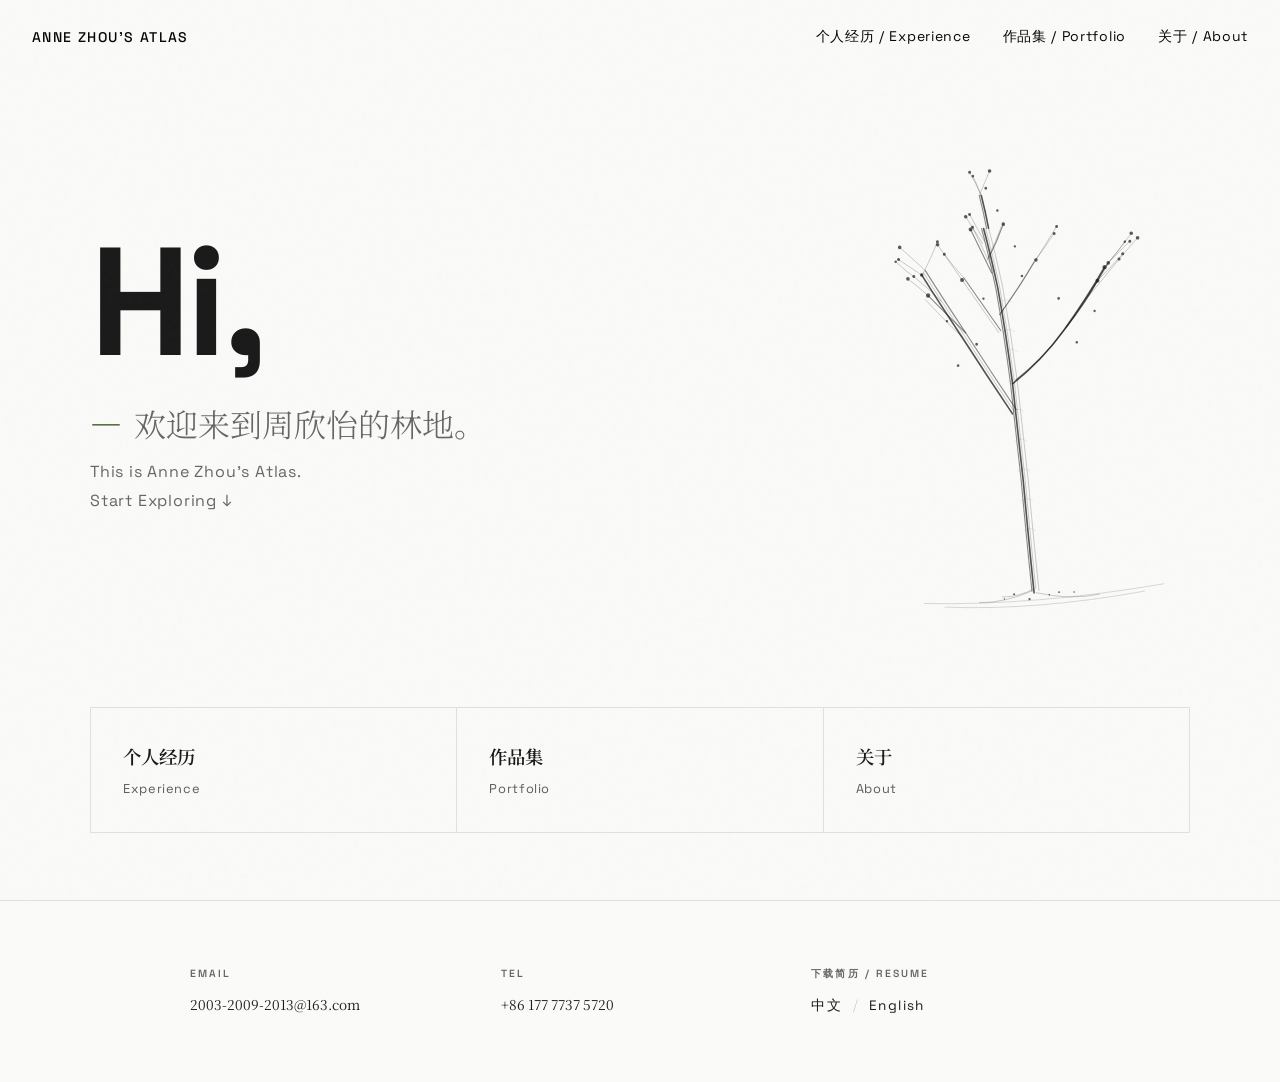
<file: index.html>
<!DOCTYPE html>
<html lang="zh-CN">
<head>
  <meta charset="UTF-8">
  <meta name="viewport" content="width=device-width, initial-scale=1.0">
  <title>Anne Zhou's Atlas</title>
  <link rel="preconnect" href="https://fonts.googleapis.com">
  <link rel="preconnect" href="https://fonts.gstatic.com" crossorigin>
  <link href="https://fonts.googleapis.com/css2?family=Noto+Serif+SC:wght@300;400;600;700&family=Space+Grotesk:wght@300;400;500;600;700&display=swap" rel="stylesheet">
  <link rel="stylesheet" href="style.css">
  <style>
    .hero { min-height: 100vh; display: flex; flex-direction: column; justify-content: center; padding: 8rem 2rem 4rem; }
    .hero-inner { max-width: 1100px; margin: 0 auto; width: 100%; display: grid; grid-template-columns: 1fr auto; gap: 3rem; align-items: center; }
    .hero-text { min-width: 0; }
    .greeting { font-family: var(--font-sans); font-size: clamp(4rem, 12vw, 10rem); font-weight: 700; line-height: 1; letter-spacing: -0.03em; margin-bottom: 1.5rem; opacity: 0; transform: translateY(40px); animation: fadeUp 1s cubic-bezier(0.25, 0.46, 0.45, 0.94) forwards; }
    .hero-subtitle { font-family: var(--font-serif); font-size: clamp(1.25rem, 3vw, 2rem); font-weight: 300; color: var(--text-secondary); margin-bottom: 1rem; opacity: 0; transform: translateY(40px); animation: fadeUp 1s 0.15s cubic-bezier(0.25, 0.46, 0.45, 0.94) forwards; }
    .hero-subtitle::before { content: '—'; margin-right: 0.75rem; color: var(--accent); }
    .hero-tagline { font-family: var(--font-sans); font-size: 1rem; font-weight: 400; letter-spacing: 0.05em; color: var(--text-secondary); opacity: 0; transform: translateY(40px); animation: fadeUp 1s 0.5s cubic-bezier(0.25, 0.46, 0.45, 0.94) forwards; }
    .hero-tree { opacity: 0; transform: translateY(40px); animation: fadeUp 1s 0.45s cubic-bezier(0.25, 0.46, 0.45, 0.94) forwards; flex-shrink: 0; position: relative; overflow: hidden; }
    .hero-tree svg { width: clamp(200px, 30vw, 320px); height: auto; display: block; }
    /* Falling leaves */
    .leaf { position: absolute; width: 4px; height: 6px; background: #1a1a1a; border-radius: 60% 40% 50% 0; opacity: 0; pointer-events: none; animation: leafFall var(--d) var(--del) infinite linear; top: -10px; left: var(--x); }
    @keyframes leafFall {
      0%   { transform: translateY(0) rotate(0deg) translateX(0); opacity: 0; }
      8%   { opacity: 0.55; }
      85%  { opacity: 0.2; }
      100% { transform: translateY(480px) rotate(var(--sp)) translateX(var(--dr)); opacity: 0; }
    }
    .hero-links { margin-top: 3rem; opacity: 0; transform: translateY(40px); animation: fadeUp 1s 0.6s cubic-bezier(0.25, 0.46, 0.45, 0.94) forwards; grid-column: 1 / -1; }
    .tel-copy { cursor: pointer; position: relative; transition: color 0.2s; }
    .tel-copy:hover { color: var(--accent); }
    .tel-copy.copied::after { content: '已复制'; position: relative; left: 0; top: -1.4em; font-size: 0.75rem; color: var(--accent); white-space: nowrap; }
    @media (max-width: 768px) {
      .hero { padding: 10rem 1.5rem 3rem; }
      .hero-inner { grid-template-columns: 1fr; gap: 1.5rem; }
      .hero-tree { order: -1; margin: 0 auto; }
      .hero-tree svg { width: 180px; }
      .hero-links { margin-top: 2rem; }
    }
  </style>
</head>
<body>
  <header class="site-header">
    <div class="site-title">Anne Zhou's Atlas</div>
    <nav class="site-nav">
      <a href="experience.html">个人经历 / Experience</a>
      <a href="works.html">作品集 / Portfolio</a>
      <a href="about.html">关于 / About</a>
    </nav>
  </header>

  <main class="hero">
    <div class="hero-inner">
      <div class="hero-text">
        <h1 class="greeting">Hi,</h1>
        <h2 class="hero-subtitle">欢迎来到周欣怡的林地。</h2>
        <p class="hero-tagline">This is Anne Zhou's Atlas.<br>Start Exploring ↓</p>
      </div>

      <div class="hero-tree">
        <svg viewBox="0 0 320 480" xmlns="http://www.w3.org/2000/svg">
          <style>
            .s { fill: none; stroke: #1a1a1a; stroke-linecap: round; stroke-linejoin: round; }
            .s0 { stroke-width: 0.7; opacity: .3; }
            .s1 { stroke-width: 1.1; opacity: .5; }
            .s2 { stroke-width: 1.6; opacity: .75; }
            .s3 { stroke-width: 0.4; opacity: .18; }
            .b { fill: #1a1a1a; opacity: .7; }
            .r { stroke-width: 0.6; opacity: .25; }
          </style>
          <g transform="rotate(-4, 155, 260)">
          <path class="s r" d="M40 465 Q150 475 280 462"/>
          <path class="s r" d="M60 470 Q150 480 260 468"/>
          <path class="s s0" d="M148 460 Q120 470 95 468M152 462 Q185 472 215 468M150 458 Q135 465 118 464"/>
          <path class="s s0" d="M155 460Q153 400 152 350Q150 300 148 250Q145 200 140 155Q135 120 130 95"/>
          <path class="s s1" d="M148 460Q146 400 145 350Q143 300 141 250Q138 200 133 155Q128 120 123 95"/>
          <path class="s s2" d="M150 462Q148 400 147 350Q145 300 143 250Q140 200 135 155Q130 120 125 95"/>
          <path class="s s0" d="M152 458Q150 400 149 350Q147 300 145 250Q142 200 137 155Q132 120 127 95"/>
          <path class="s s3" d="M144 400Q150 395 156 400M142 340Q148 335 154 340M140 280Q146 275 152 280M138 220Q144 215 150 220M136 170Q142 165 148 170M143 370Q149 365 155 370M141 310Q147 305 153 310M139 250Q145 245 151 250M137 200Q143 195 149 200"/>
          <path class="s s0" d="M143 280Q120 240 98 200Q78 165 62 135"/>
          <path class="s s1" d="M145 278Q122 238 100 198Q80 163 64 133"/>
          <path class="s s2" d="M141 282Q118 242 96 202Q76 167 60 137"/>
          <path class="s s1" d="M100 198Q82 178 65 158"/>
          <path class="s s0" d="M96 202Q78 182 62 162M78 165Q65 150 52 138M64 133Q50 118 40 108M62 135Q72 118 78 105M65 158Q55 148 46 140M60 137Q48 128 38 120M52 138Q42 130 35 122"/>
          <path class="s s0" d="M145 250Q175 230 200 200Q225 170 245 140"/>
          <path class="s s1" d="M147 248Q177 228 202 198Q227 168 247 138"/>
          <path class="s s2" d="M143 252Q173 232 198 202Q223 172 243 142"/>
          <path class="s s1" d="M200 200Q220 178 235 155"/>
          <path class="s s0" d="M202 198Q222 176 237 153M225 170Q242 152 258 135M245 140Q260 125 272 110M247 138Q258 128 270 118M235 155Q250 142 262 130M243 142Q255 130 265 118M258 135Q268 125 278 115"/>
          <path class="s s0" d="M133 200Q115 170 100 145"/>
          <path class="s s1" d="M135 198Q117 168 102 143"/>
          <path class="s s0" d="M100 145Q88 125 78 108M102 143Q92 130 84 118M137 180Q158 155 175 130"/>
          <path class="s s1" d="M135 182Q156 157 173 132"/>
          <path class="s s0" d="M175 130Q188 112 198 98M173 132Q185 118 195 105"/>
          <path class="s s1" d="M130 140Q120 115 112 95M128 125Q138 108 145 92"/>
          <path class="s s0" d="M132 138Q122 113 114 93M126 127Q136 110 143 94M123 110Q115 95 108 82M125 108Q118 93 112 80"/>
          <path class="s s2" d="M130 95Q128 78 125 62"/>
          <path class="s s1" d="M128 95Q126 78 123 62"/>
          <path class="s s0" d="M125 62Q120 48 115 38M123 62Q130 48 135 38M125 62Q122 52 118 42"/>
          <g class="b">
            <circle cx="65" cy="158" r="2.2"/><circle cx="60" cy="137" r="1.8"/><circle cx="52" cy="138" r="1.5"/><circle cx="46" cy="140" r="1.8"/><circle cx="38" cy="120" r="1.5"/><circle cx="35" cy="122" r="1.3"/><circle cx="40" cy="108" r="1.8"/><circle cx="78" cy="105" r="1.5"/>
            <circle cx="235" cy="155" r="2.0"/><circle cx="243" cy="142" r="2.2"/><circle cx="247" cy="138" r="1.8"/><circle cx="258" cy="135" r="1.5"/><circle cx="272" cy="110" r="1.8"/><circle cx="270" cy="118" r="1.5"/><circle cx="262" cy="130" r="1.5"/><circle cx="265" cy="118" r="1.3"/><circle cx="278" cy="115" r="1.8"/>
            <circle cx="100" cy="145" r="2.0"/><circle cx="78" cy="108" r="1.8"/><circle cx="84" cy="118" r="1.5"/>
            <circle cx="175" cy="130" r="1.8"/><circle cx="198" cy="98" r="1.5"/><circle cx="195" cy="105" r="1.5"/>
            <circle cx="108" cy="82" r="1.8"/><circle cx="112" cy="80" r="1.5"/><circle cx="112" cy="95" r="2.0"/><circle cx="145" cy="92" r="1.8"/><circle cx="114" cy="93" r="1.5"/>
            <circle cx="115" cy="38" r="1.5"/><circle cx="135" cy="38" r="1.8"/><circle cx="118" cy="42" r="1.3"/>
            <circle cx="90" cy="230" r="1.3"/><circle cx="82" cy="185" r="1.2"/><circle cx="110" cy="210" r="1.4"/><circle cx="210" cy="215" r="1.3"/><circle cx="230" cy="185" r="1.2"/><circle cx="195" cy="170" r="1.4"/><circle cx="120" cy="165" r="1.2"/><circle cx="160" cy="145" r="1.3"/><circle cx="155" cy="115" r="1.2"/><circle cx="140" cy="78" r="1.3"/><circle cx="130" cy="55" r="1.4"/>
          </g>
          <g class="b" opacity=".35">
            <circle cx="130" cy="462" r="1.0"/><circle cx="165" cy="465" r="0.8"/><circle cx="145" cy="468" r="1.1"/><circle cx="175" cy="463" r="0.9"/><circle cx="120" cy="466" r="0.7"/><circle cx="190" cy="464" r="0.8"/>
          </g>
          </g>
        </svg>
        <span class="leaf" style="--x:18%;--d:3.8s;--del:0s;--dr:-25px;--sp:-320deg;"></span>
        <span class="leaf" style="--x:32%;--d:5.2s;--del:0.8s;--dr:30px;--sp:280deg;"></span>
        <span class="leaf" style="--x:48%;--d:4.4s;--del:1.6s;--dr:-18px;--sp:-400deg;"></span>
        <span class="leaf" style="--x:62%;--d:6.0s;--del:0.4s;--dr:22px;--sp:350deg;"></span>
        <span class="leaf" style="--x:75%;--d:4.8s;--del:2.2s;--dr:-28px;--sp:-360deg;"></span>
        <span class="leaf" style="--x:85%;--d:5.6s;--del:1.2s;--dr:15px;--sp:300deg;"></span>
        <span class="leaf" style="--x:22%;--d:4.0s;--del:3.0s;--dr:-20px;--sp:-340deg;"></span>
        <span class="leaf" style="--x:55%;--d:5.0s;--del:2.8s;--dr:25px;--sp:380deg;"></span>
        <span class="leaf" style="--x:40%;--d:3.5s;--del:1.0s;--dr:-15px;--sp:-290deg;"></span>
        <span class="leaf" style="--x:70%;--d:6.5s;--del:3.4s;--dr:18px;--sp:420deg;"></span>
        <span class="leaf" style="--x:28%;--d:4.6s;--del:2.4s;--dr:-22px;--sp:-370deg;"></span>
        <span class="leaf" style="--x:80%;--d:5.4s;--del:0.6s;--dr:20px;--sp:330deg;"></span>
        <span class="leaf" style="--x:50%;--d:3.2s;--del:1.8s;--dr:-12px;--sp:-310deg;"></span>
        <span class="leaf" style="--x:35%;--d:5.8s;--del:3.6s;--dr:28px;--sp:400deg;"></span>
        <span class="leaf" style="--x:65%;--d:4.2s;--del:0.2s;--dr:-24px;--sp:-350deg;"></span>
      </div>



      <div class="hero-links card-grid">
        <a href="experience.html" class="card">
          <div class="cn">个人经历</div>
          <div class="en">Experience</div>
          <span class="arrow">→</span>
        </a>
        <a href="works.html" class="card">
          <div class="cn">作品集</div>
          <div class="en">Portfolio</div>
          <span class="arrow">→</span>
        </a>
        <a href="about.html" class="card">
          <div class="cn">关于</div>
          <div class="en">About</div>
          <span class="arrow">→</span>
        </a>
      </div>
    </div>
  </main>

  <footer class="site-footer">
    <div class="footer-grid">
      <div class="footer-item">
        <strong>Email</strong>
        <p><a href="mailto:2003-2009-2013@163.com">2003-2009-2013@163.com</a></p>
      </div>
      <div class="footer-item">
        <strong>Tel</strong>
        <p class="tel-copy" onclick="var t=document.createElement('textarea');t.value='(86) 177 7737 5720';t.style.position='fixed';t.style.left='-9999px';document.body.appendChild(t);t.select();document.execCommand('copy');document.body.removeChild(t);this.classList.add('copied');setTimeout(()=>this.classList.remove('copied'),1500)" title="点击复制">+86 177 7737 5720</p>
      </div>
      <div class="footer-item footer-download">
        <strong>下载简历 / Resume</strong>
        <p><a href="周欣怡-南京师范大学-研一-出版.pdf" download class="resume-link">中文</a><span class="resume-sep"> / </span><a href="Resume - Anne Zhou.pdf" download class="resume-link">English</a></p>
      </div>
    </div>
  </footer>

  <script>
    window.addEventListener('scroll', () => {
      const scrolled = window.pageYOffset;
      const tree = document.querySelector('.hero-tree');
      if (tree) tree.style.transform = `translateY(${scrolled * 0.06}px)`;
    });
  </script>
</body>
</html>
</file>
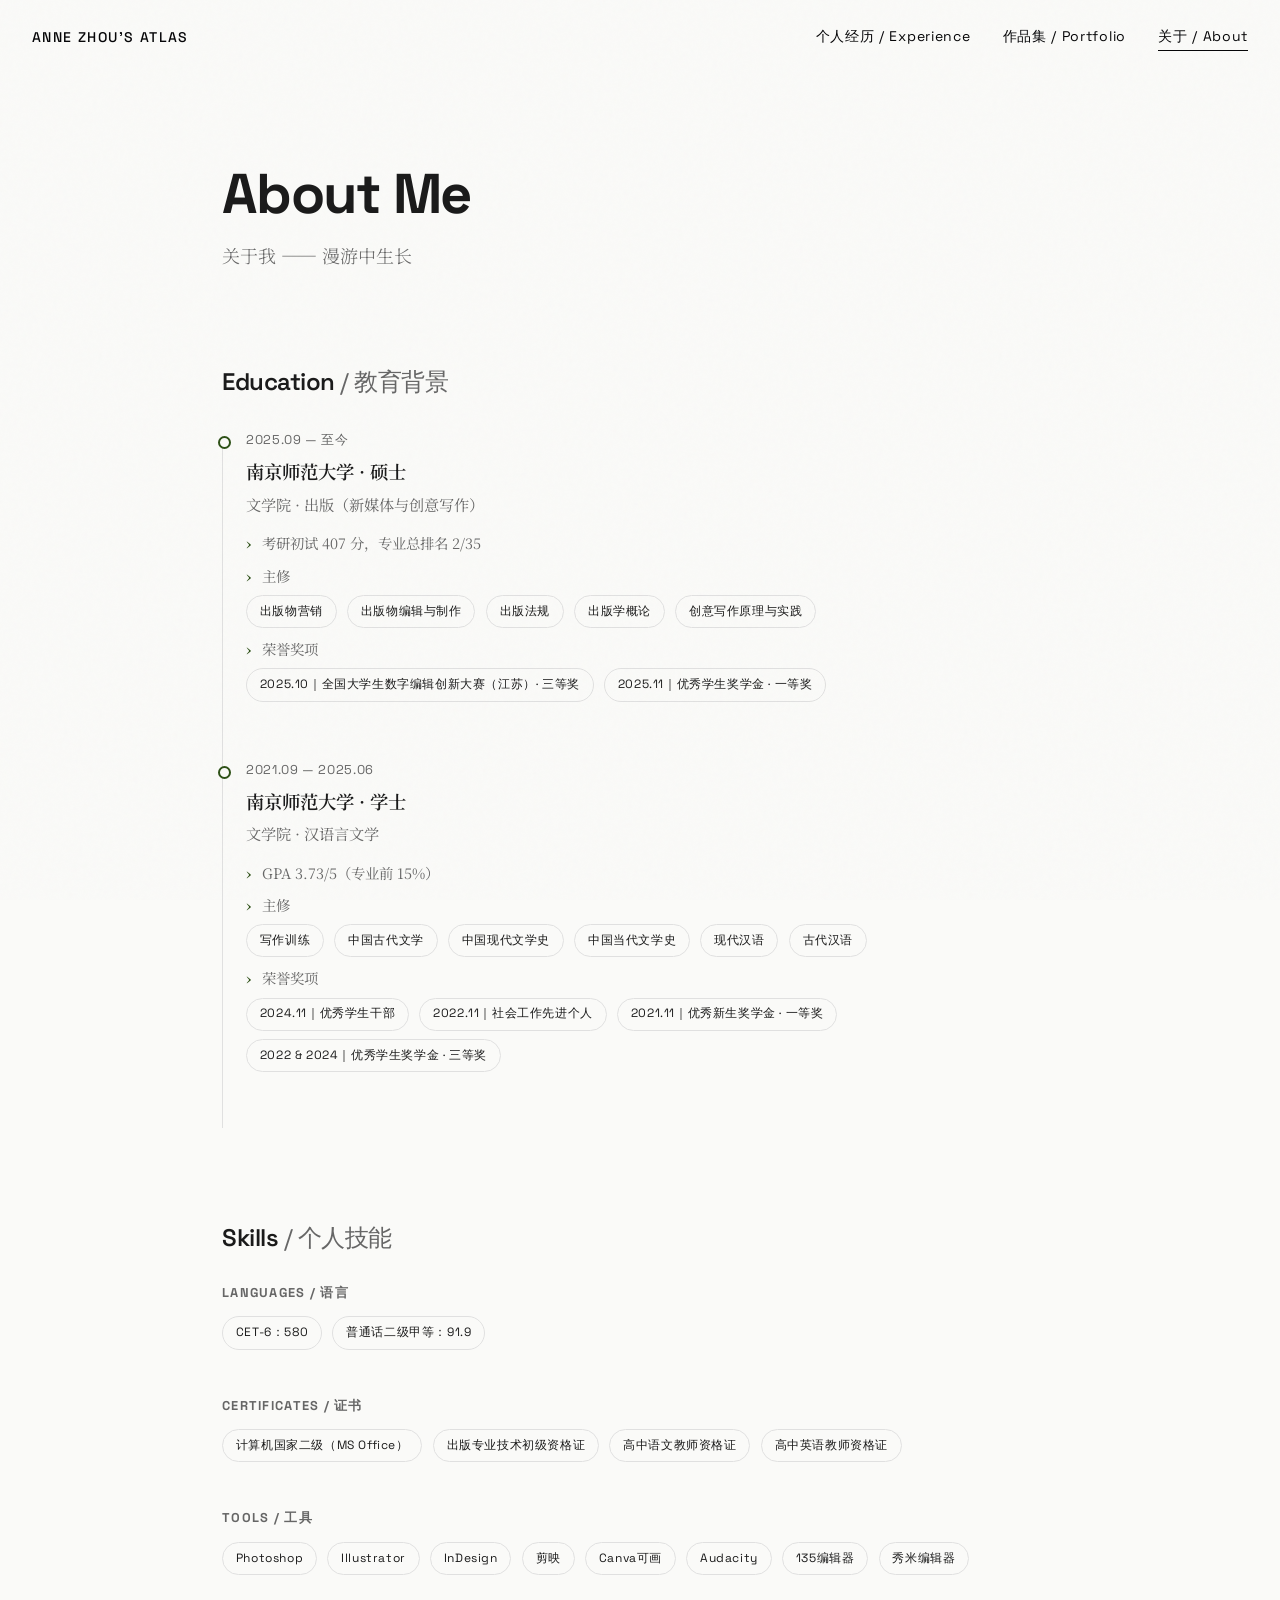
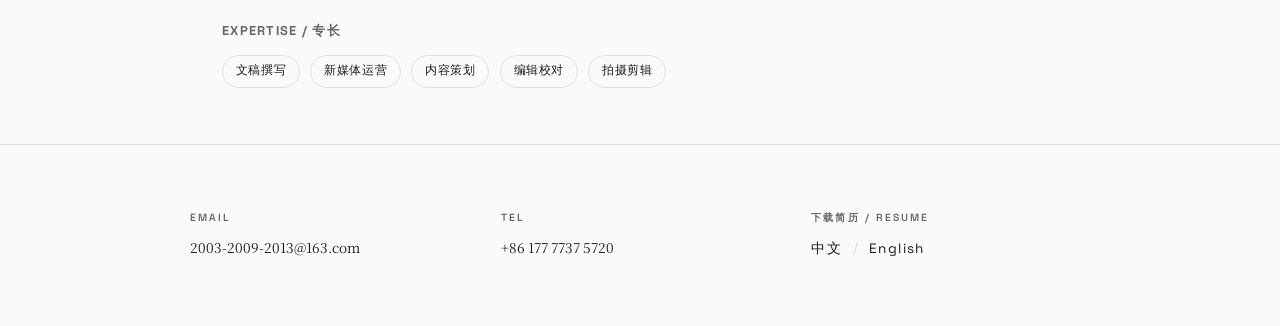
<file: about.html>
<!DOCTYPE html>
<html lang="zh-CN">
<head>
  <meta charset="UTF-8">
  <meta name="viewport" content="width=device-width, initial-scale=1.0">
  <title>About — Anne Zhou's Atlas</title>
  <link rel="preconnect" href="https://fonts.googleapis.com">
  <link rel="preconnect" href="https://fonts.gstatic.com" crossorigin>
  <link href="https://fonts.googleapis.com/css2?family=Noto+Serif+SC:wght@300;400;600;700&family=Space+Grotesk:wght@300;400;500;600;700&display=swap" rel="stylesheet">
  <link rel="stylesheet" href="style.css">
</head>
<body class="page">
  <header class="site-header">
    <a href="index.html" class="site-title">Anne Zhou's Atlas</a>
    <nav class="site-nav">
      <a href="experience.html">个人经历 / Experience</a>
      <a href="works.html">作品集 / Portfolio</a>
      <a href="about.html" class="active">关于 / About</a>
    </nav>
  </header>

  <main class="container">
    <div class="page-header animate visible">
      <h1 class="page-title">About Me</h1>
      <p class="page-subtitle">关于我 —— 漫游中生长</p>
    </div>

    <section class="section animate d2 visible">
      <h2 class="section-title">Education <span>/ 教育背景</span></h2>
      <div class="timeline">
        <div class="timeline-item">
          <div class="timeline-date">2025.09 — 至今</div>
          <div class="timeline-title">南京师范大学 · 硕士</div>
          <div class="timeline-subtitle">文学院 · 出版（新媒体与创意写作）</div>
          <div class="timeline-content">
            <ul>
              <li>考研初试 407 分，专业总排名 2/35</li>
              <li>主修</li>
                <span class="tag">出版物营销</span>
                <span class="tag">出版物编辑与制作</span>
                <span class="tag">出版法规</span>
                <span class="tag">出版学概论</span>
                <span class="tag">创意写作原理与实践</span>
              <li>荣誉奖项</li>
                <span class="tag">2025.10｜全国大学生数字编辑创新大赛（江苏）· 三等奖</span>
                <span class="tag">2025.11｜优秀学生奖学金 · 一等奖</span>
            </ul>
          </div>
        </div>
        <div class="timeline-item">
          <div class="timeline-date">2021.09 — 2025.06</div>
          <div class="timeline-title">南京师范大学 · 学士</div>
          <div class="timeline-subtitle">文学院 · 汉语言文学</div>
          <div class="timeline-content">
            <ul>
              <li>GPA 3.73/5（专业前 15%）</li>
              <li>主修</li>
                <span class="tag">写作训练</span>
                <span class="tag">中国古代文学</span>
                <span class="tag">中国现代文学史</span>
                <span class="tag">中国当代文学史</span>
                <span class="tag">现代汉语</span>
                <span class="tag">古代汉语</span>
              <li>荣誉奖项</li>
                <span class="tag">2024.11｜优秀学生干部</span>
                <span class="tag">2022.11｜社会工作先进个人</span>
                <span class="tag">2021.11｜优秀新生奖学金 · 一等奖</span>
                <span class="tag">2022 & 2024｜优秀学生奖学金 · 三等奖</span>
            </ul>
          </div>
        </div>
      </div>
    </section>

    <section class="section animate d3 visible">
      <h2 class="section-title">Skills <span>/ 个人技能</span></h2>

      <div style="margin-bottom: 2.5rem;">
        <h4 style="font-family: var(--font-sans); font-size: 0.8rem; text-transform: uppercase; letter-spacing: 0.1em; color: var(--text-secondary); margin-bottom: 1rem;">Languages / 语言</h4>
        <div>
          <span class="tag">CET-6：580</span>
          <span class="tag">普通话二级甲等：91.9</span>
        </div>
      </div>

      <div style="margin-bottom: 2.5rem;">
        <h4 style="font-family: var(--font-sans); font-size: 0.8rem; text-transform: uppercase; letter-spacing: 0.1em; color: var(--text-secondary); margin-bottom: 1rem;">Certificates / 证书</h4>
        <div>
          <span class="tag">计算机国家二级（MS Office）</span>
          <span class="tag">出版专业技术初级资格证</span>
          <span class="tag">高中语文教师资格证</span>
          <span class="tag">高中英语教师资格证</span>
        </div>
      </div>

      <div style="margin-bottom: 2.5rem;">
        <h4 style="font-family: var(--font-sans); font-size: 0.8rem; text-transform: uppercase; letter-spacing: 0.1em; color: var(--text-secondary); margin-bottom: 1rem;">Tools / 工具</h4>
        <div>
          <span class="tag">Photoshop</span>
          <span class="tag">Illustrator</span>
          <span class="tag">InDesign</span>
          <span class="tag">剪映</span>
          <span class="tag">Canva可画</span>
          <span class="tag">Audacity</span>
          <span class="tag">135编辑器</span>
          <span class="tag">秀米编辑器</span>
        </div>
      </div>

      <div>
        <h4 style="font-family: var(--font-sans); font-size: 0.8rem; text-transform: uppercase; letter-spacing: 0.1em; color: var(--text-secondary); margin-bottom: 1rem;">Expertise / 专长</h4>
        <div>
          <span class="tag">文稿撰写</span>
          <span class="tag">新媒体运营</span>
          <span class="tag">内容策划</span>
          <span class="tag">编辑校对</span>
          <span class="tag">拍摄剪辑</span>
        </div>
      </div>
    </section>
  </main>

  <footer class="site-footer">
    <div class="footer-grid">
      <div class="footer-item">
        <strong>Email</strong>
        <p><a href="mailto:2003-2009-2013@163.com">2003-2009-2013@163.com</a></p>
      </div>
      <div class="footer-item">
        <strong>Tel</strong>
        <p class="tel-copy" onclick="copyTel(this)" title="点击复制">+86 177 7737 5720</p>
      </div>
      <div class="footer-item footer-download">
        <strong>下载简历 / Resume</strong>
        <p><a href="周欣怡-南京师范大学-研一-出版.pdf" download class="resume-link">中文</a><span class="resume-sep"> / </span><a href="Resume - Anne Zhou.pdf" download class="resume-link">English</a></p>
      </div>
    </div>
  </footer>

  <script>
    function copyTel(el) {
      const text = '+8617777375720';
      if (navigator.clipboard) {
        navigator.clipboard.writeText(text).then(() => showCopied(el)).catch(() => fallbackCopy(text, el));
      } else {
        fallbackCopy(text, el);
      }
    }
    function fallbackCopy(text, el) {
      const ta = document.createElement('textarea');
      ta.value = text;
      ta.style.cssText = 'position:fixed;top:0;left:0;opacity:0;';
      document.body.appendChild(ta);
      ta.focus();
      ta.select();
      try { document.execCommand('copy'); } catch(e) {}
      document.body.removeChild(ta);
      showCopied(el);
    }
    function showCopied(el) {
      el.classList.add('copied');
      setTimeout(() => el.classList.remove('copied'), 1500);
    }
    const observer = new IntersectionObserver((entries) => {
      entries.forEach(entry => { if (entry.isIntersecting) { entry.target.classList.add('visible'); observer.unobserve(entry.target); } });
    }, { threshold: 0.1 });
    document.querySelectorAll('.animate').forEach(el => observer.observe(el));
  </script>
</body>
</html>
</file>
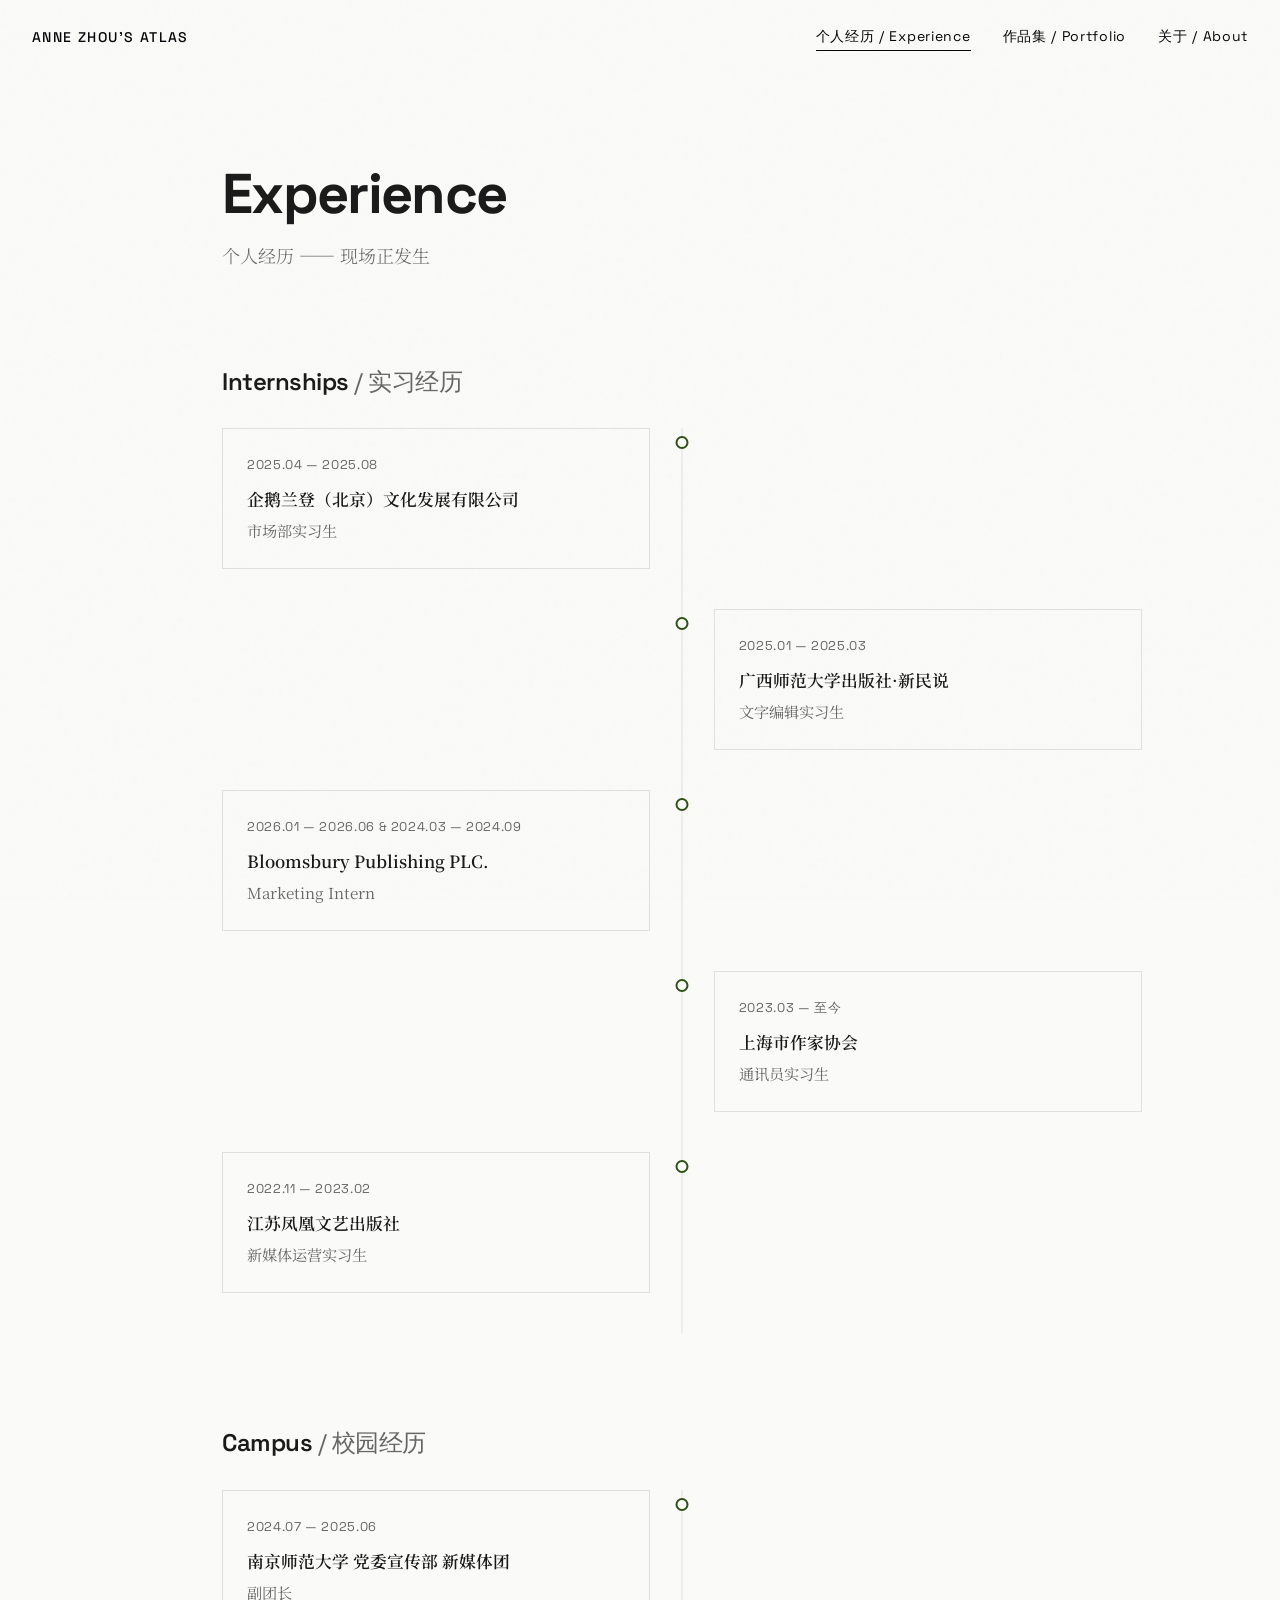
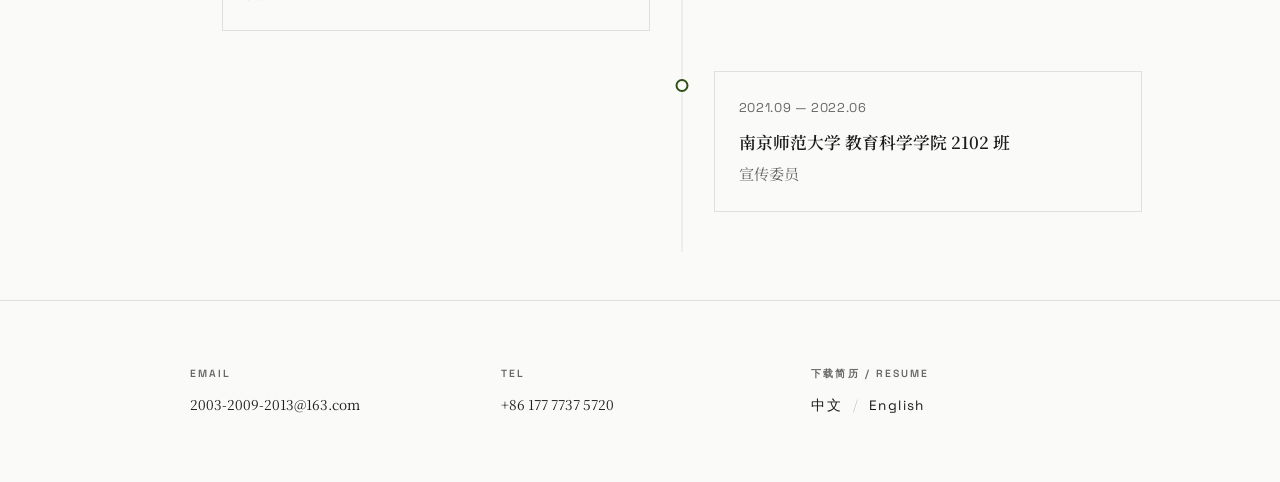
<file: experience.html>
<!DOCTYPE html>
<html lang="zh-CN">
<head>
  <meta charset="UTF-8">
  <meta name="viewport" content="width=device-width, initial-scale=1.0">
  <title>Experience — Anne Zhou's Atlas</title>
  <link rel="preconnect" href="https://fonts.googleapis.com">
  <link rel="preconnect" href="https://fonts.gstatic.com" crossorigin>
  <link href="https://fonts.googleapis.com/css2?family=Noto+Serif+SC:wght@300;400;600;700&family=Space+Grotesk:wght@300;400;500;600;700&display=swap" rel="stylesheet">
  <link rel="stylesheet" href="style.css">
  <style>
    /* Alternating Timeline */
    .timeline-alt { position: relative; max-width: 1000px; margin: 0 auto; padding: 0; }
    .timeline-alt::before {
      content: ''; position: absolute; left: 55%; top: 0; bottom: 0; width: 1px;
      background: var(--border); transform: translateX(-50%);
    }
    .timeline-alt .timeline-item {
      position: relative; width: 55%; padding-bottom: 2.5rem;
      cursor: pointer;
    }
    .timeline-alt .timeline-item.left { padding-right: 2rem; }
    .timeline-alt .timeline-item.right { margin-left: 55%; padding-left: 2rem; }
    .timeline-alt .timeline-item::before {
      content: ''; position: absolute; top: 0.5rem; width: 9px; height: 9px; border-radius: 50%;
      background: var(--bg); border: 2px solid var(--accent); transform: translateX(-50%);
    }
    .timeline-alt .timeline-item.left::before { left: 100%; }
    .timeline-alt .timeline-item.right::before { left: 0; }
    .timeline-alt .timeline-card {
      border: 1px solid var(--border); padding: 1.5rem;
      transition: border-color 0.3s, box-shadow 0.3s;
    }
    .timeline-alt .timeline-card:hover { border-color: var(--accent); box-shadow: 0 4px 20px rgba(0,0,0,0.05); }
    .timeline-alt .timeline-content {
      max-height: 0; overflow: hidden; opacity: 0;
      transition: max-height 0.5s cubic-bezier(0.25, 0.46, 0.45, 0.94), opacity 0.4s ease;
    }
    .timeline-alt .timeline-item:hover .timeline-content,
    .timeline-alt .timeline-item.active .timeline-content {
      max-height: 500px; opacity: 1; margin-top: 0.75rem;
    }
    .timeline-alt .timeline-date { margin-bottom: 0.5rem; }
    .timeline-alt .timeline-title { font-size: 1.05rem; }
    .timeline-alt .timeline-subtitle { margin-bottom: 0; }
    @media (max-width: 768px) {
      .timeline-alt::before { left: 1.5rem; }
      .timeline-alt .timeline-item { width: 100%; padding-left: 3rem; padding-right: 0; }
      .timeline-alt .timeline-item.right { margin-left: 0; padding-left: 3rem; }
      .timeline-alt .timeline-item.left::before,
      .timeline-alt .timeline-item.right::before { left: 1.5rem; }
      .timeline-alt .timeline-content { max-height: 500px; opacity: 1; margin-top: 0.75rem; }
    }
  </style>
</head>
<body class="page">
  <header class="site-header">
    <a href="index.html" class="site-title">Anne Zhou's Atlas</a>
    <nav class="site-nav">
      <a href="experience.html" class="active">个人经历 / Experience</a>
      <a href="works.html">作品集 / Portfolio</a>
      <a href="about.html">关于 / About</a>
    </nav>
  </header>

  <main class="container">
    <div class="page-header animate visible">
      <h1 class="page-title">Experience</h1>
      <p class="page-subtitle">个人经历 —— 现场正发生</p>
    </div>

    <section class="section animate d1 visible">
      <h2 class="section-title">Internships <span>/ 实习经历</span></h2>
      <div class="timeline timeline-alt">
        <div class="timeline-item left">
          <div class="timeline-card">
            <div class="timeline-date">2025.04 — 2025.08</div>
            <div class="timeline-title">企鹅兰登（北京）文化发展有限公司</div>
            <div class="timeline-subtitle">市场部实习生</div>
            <div class="timeline-content">
              <ul>
                <li>独立运营官方微信公众号、小红书与微博</li>
                <li>协助翻译整理新书系列宣传资料，参与客户年礼方案策划</li>
              </ul>
            </div>
          </div>
        </div>
        <div class="timeline-item right">
          <div class="timeline-card">
            <div class="timeline-date">2025.01 — 2025.03</div>
            <div class="timeline-title">广西师范大学出版社·新民说</div>
            <div class="timeline-subtitle">文字编辑实习生</div>
            <div class="timeline-content">
              <ul>
                <li>协助完成品牌图书书稿初审及校对工作</li>
                <li>独立运营官方微博账号，创作线上内容及线下活动物料</li>
              </ul>
            </div>
          </div>
        </div>
        <div class="timeline-item left">
          <div class="timeline-card">
            <div class="timeline-date">2026.01 — 2026.06 & 2024.03 — 2024.09</div>
            <div class="timeline-title">Bloomsbury Publishing PLC.</div>
            <div class="timeline-subtitle">Marketing Intern</div>
            <div class="timeline-content">
              <ul>
                <li>独立运营官方微信公众号、小红书账号</li>
                <li>跟进BIBF哈利·波特快闪书店等大型线下活动</li>
                <li>翻译并制作每月新书资料，提炼产品卖点，统筹邮件分发</li>
              </ul>
            </div>
          </div>
        </div>
        <div class="timeline-item right">
          <div class="timeline-card">
            <div class="timeline-date">2023.03 — 至今</div>
            <div class="timeline-title">上海市作家协会</div>
            <div class="timeline-subtitle">通讯员实习生</div>
            <div class="timeline-content">
              <ul>
                <li>负责"思南读书会"活动后期新闻稿撰写</li>
                <li>协助上海国际文学周、长三角·大湾区文学周宣传工作</li>
                <li>协助整理《在思南阅读世界·第七辑》书稿</li>
              </ul>
            </div>
          </div>
        </div>
        <div class="timeline-item left">
          <div class="timeline-card">
            <div class="timeline-date">2022.11 — 2023.02</div>
            <div class="timeline-title">江苏凤凰文艺出版社</div>
            <div class="timeline-subtitle">新媒体运营实习生</div>
            <div class="timeline-content">
              <ul>
                <li>负责官方微信公众号推文编辑及小红书文案撰写</li>
                <li>协助大型活动组织，现场签到引导、拍摄、采访等工作</li>
              </ul>
            </div>
          </div>
        </div>
      </div>
    </section>

    <section class="section animate d2 visible">
      <h2 class="section-title">Campus <span>/ 校园经历</span></h2>
      <div class="timeline timeline-alt">
        <div class="timeline-item left">
          <div class="timeline-card">
            <div class="timeline-date">2024.07 — 2025.06</div>
            <div class="timeline-title">南京师范大学 党委宣传部 新媒体团</div>
            <div class="timeline-subtitle">副团长</div>
            <div class="timeline-content">
              <ul>
                <li>协助运营官方微信公众号，独立运营官方微博</li>
                <li>建立并完善团队规章制度，组织招新及培训、团建活动</li>
              </ul>
            </div>
          </div>
        </div>
        <div class="timeline-item right">
          <div class="timeline-card">
            <div class="timeline-date">2021.09 — 2022.06</div>
            <div class="timeline-title">南京师范大学 教育科学学院 2102 班</div>
            <div class="timeline-subtitle">宣传委员</div>
            <div class="timeline-content">
              <ul>
                <li>负责班团活动组织管理及外宣工作，撰写新闻通讯稿件</li>
                <li>独立运营班级公众号、微博，搭建班团宣传新媒体矩阵</li>
              </ul>
            </div>
          </div>
        </div>
      </div>
    </section>
  </main>

  <footer class="site-footer">
    <div class="footer-grid">
      <div class="footer-item">
        <strong>Email</strong>
        <p><a href="mailto:2003-2009-2013@163.com">2003-2009-2013@163.com</a></p>
      </div>
      <div class="footer-item">
        <strong>Tel</strong>
        <p class="tel-copy" onclick="copyTel(this)" title="点击复制">+86 177 7737 5720</p>
      </div>
      <div class="footer-item footer-download">
        <strong>下载简历 / Resume</strong>
        <p><a href="周欣怡-南京师范大学-研一-出版.pdf" download class="resume-link">中文</a><span class="resume-sep"> / </span><a href="Resume - Anne Zhou.pdf" download class="resume-link">English</a></p>
      </div>
    </div>
  </footer>

  <script>
    function copyTel(el) {
      const text = '+8617777375720';
      if (navigator.clipboard) {
        navigator.clipboard.writeText(text).then(() => showCopied(el)).catch(() => fallbackCopy(text, el));
      } else {
        fallbackCopy(text, el);
      }
    }
    function fallbackCopy(text, el) {
      const ta = document.createElement('textarea');
      ta.value = text;
      ta.style.cssText = 'position:fixed;top:0;left:0;opacity:0;';
      document.body.appendChild(ta);
      ta.focus();
      ta.select();
      try { document.execCommand('copy'); } catch(e) {}
      document.body.removeChild(ta);
      showCopied(el);
    }
    function showCopied(el) {
      el.classList.add('copied');
      setTimeout(() => el.classList.remove('copied'), 1500);
    }
    const observer = new IntersectionObserver((entries) => {
      entries.forEach(entry => { if (entry.isIntersecting) { entry.target.classList.add('visible'); observer.unobserve(entry.target); } });
    }, { threshold: 0.1 });
    document.querySelectorAll('.animate').forEach(el => observer.observe(el));
  </script>
</body>
</html>
</file>
<file: style.css>
:root {
  --bg: #fafaf8;
  --text: #1a1a1a;
  --text-secondary: #666;
  --accent: #2d5016;
  --accent-light: #4a7c2e;
  --border: #e0e0e0;
  --font-serif: 'Noto Serif SC', Georgia, 'Songti SC', serif;
  --font-sans: 'Space Grotesk', -apple-system, 'PingFang SC', sans-serif;
}

* { margin: 0; padding: 0; box-sizing: border-box; }
html { scroll-behavior: smooth; }

body {
  font-family: var(--font-serif);
  background: var(--bg);
  color: var(--text);
  line-height: 1.8;
  -webkit-font-smoothing: antialiased;
}

h1, h2, h3, h4 { font-family: var(--font-sans); line-height: 1.2; }
a { color: inherit; text-decoration: none; }

.page { min-height: 100vh; display: flex; flex-direction: column; }
.container { max-width: 900px; margin: 0 auto; padding: 0 2rem; width: 100%; }

/* Header */
.site-header {
  position: fixed; top: 0; left: 0; right: 0; z-index: 100;
  padding: 1.5rem 2rem;
  display: flex; justify-content: space-between; align-items: center;
  mix-blend-mode: difference; color: #fff;
}
.site-title { font-family: var(--font-sans); font-size: 0.875rem; font-weight: 500; letter-spacing: 0.1em; text-transform: uppercase; }
.site-nav { display: flex; gap: 2rem; }
.site-nav a {
  font-family: var(--font-sans); font-size: 0.875rem; letter-spacing: 0.05em;
  position: relative; padding-bottom: 2px;
}
.site-nav a::after {
  content: ''; position: absolute; bottom: 0; left: 0; width: 0; height: 1px;
  background: currentColor; transition: width 0.4s cubic-bezier(0.25, 0.46, 0.45, 0.94);
}
.site-nav a:hover::after { width: 100%; }
.site-nav a.active::after { width: 100%; }

/* Footer */
.site-footer {
  padding: 4rem 2rem; border-top: 1px solid var(--border); margin-top: auto;
}
.footer-grid {
  max-width: 900px; margin: 0 auto;
  display: grid; grid-template-columns: repeat(auto-fit, minmax(180px, 1fr)); gap: 2rem;
}
.footer-item strong {
  font-family: var(--font-sans); font-size: 0.65rem; font-weight: 600;
  letter-spacing: 0.2em; text-transform: uppercase; display: block;
  margin-bottom: 0.5rem; color: var(--text-secondary);
}
.footer-item a { transition: color 0.3s; font-size: 0.85rem; }
.footer-item a:hover { color: var(--accent); }
.footer-item p { font-size: 0.85rem; margin: 0; }
.tel-copy { cursor: pointer; position: relative; transition: color 0.2s; }
.tel-copy:hover { color: var(--accent); }
.tel-copy.copied::after { content: '已复制'; position: absolute; left: 0; top: -1.4em; font-size: 0.75rem; color: var(--accent); white-space: nowrap; }
.quote { font-style: italic; color: var(--text-secondary); line-height: 1.6; }

/* Resume Download Links */
.footer-download strong {
  font-family: var(--font-sans); font-size: 0.65rem; font-weight: 600;
  letter-spacing: 0.2em; text-transform: uppercase; display: block;
  margin-bottom: 0.5rem; color: var(--text-secondary);
}
.resume-link {
  font-family: var(--font-sans);
  font-size: 0.8rem;
  letter-spacing: 0.1em;
  transition: color 0.3s, font-weight 0.3s;
  display: inline-block;
}
.resume-link:hover { color: var(--accent); font-weight: 600; }
.resume-sep { margin: 0 0.5rem; color: var(--text-secondary); opacity: 0.4; }

/* Page header */
.page-header { padding: 10rem 0 3rem; }
.page-title {
  font-size: clamp(2rem, 5vw, 3.5rem); font-weight: 700; letter-spacing: -0.03em;
  margin-bottom: 0.75rem;
}
.page-subtitle {
  font-family: var(--font-serif); font-size: 1.125rem; color: var(--text-secondary);
  font-weight: 300;
}

/* Animations */
@keyframes fadeUp {
  from { opacity: 0; transform: translateY(30px); }
  to { opacity: 1; transform: translateY(0); }
}
.animate { opacity: 0; }
.animate.visible { animation: fadeUp 0.8s cubic-bezier(0.25, 0.46, 0.45, 0.94) forwards; }
.d1 { animation-delay: 0.1s; }
.d2 { animation-delay: 0.2s; }
.d3 { animation-delay: 0.3s; }
.d4 { animation-delay: 0.4s; }
.d5 { animation-delay: 0.5s; }

/* Timeline */
.timeline { position: relative; padding-left: 1.5rem; }
.timeline::before {
  content: ''; position: absolute; left: 0; top: 0.5rem; bottom: 0; width: 1px;
  background: var(--border);
}
.timeline-item { position: relative; padding-bottom: 3rem; }
.timeline-item::before {
  content: ''; position: absolute; left: -1.5rem; top: 0.5rem;
  width: 9px; height: 9px; border-radius: 50%;
  background: var(--bg); border: 2px solid var(--accent);
  transform: translateX(-4px);
}
.timeline-date {
  font-family: var(--font-sans); font-size: 0.8rem; color: var(--text-secondary);
  letter-spacing: 0.05em; margin-bottom: 0.25rem;
}
.timeline-title { font-size: 1.15rem; font-weight: 600; margin-bottom: 0.15rem; }
.timeline-subtitle { font-family: var(--font-serif); font-size: 0.95rem; color: var(--text-secondary); margin-bottom: 0.75rem; }
.timeline-content { font-size: 0.9rem; }
.timeline-content ul { list-style: none; padding-left: 0; }
.timeline-content li { position: relative; padding-left: 1rem; margin-bottom: 0.4rem; color: var(--text-secondary); }
.timeline-content li::before {
  content: '›'; position: absolute; left: 0; color: var(--accent); font-weight: bold;
}

/* Cards */
.card-grid { display: grid; grid-template-columns: repeat(auto-fit, minmax(200px, 1fr)); gap: 1px; background: var(--border); border: 1px solid var(--border); }
.card { background: var(--bg); padding: 2rem; transition: all 0.4s cubic-bezier(0.25, 0.46, 0.45, 0.94); position: relative; overflow: hidden; cursor: pointer; }
.card::before {
  content: ''; position: absolute; top: 0; left: 0; right: 0; bottom: 0;
  background: var(--accent); transform: translateY(100%); transition: transform 0.4s cubic-bezier(0.25, 0.46, 0.45, 0.94); z-index: 0;
}
.card:hover::before { transform: translateY(0); }
.card:hover { color: #fff; }
.card > * { position: relative; z-index: 1; }
.card .cn { font-family: var(--font-serif); font-size: 1.15rem; font-weight: 600; margin-bottom: 0.25rem; }
.card .en { font-family: var(--font-sans); font-size: 0.8rem; opacity: 0.7; letter-spacing: 0.05em; }
.card .arrow {
  position: absolute; right: 1.5rem; top: 50%;
  transform: translateY(-50%) translateX(-8px); opacity: 0;
  transition: all 0.4s cubic-bezier(0.25, 0.46, 0.45, 0.94);
  font-family: var(--font-sans); font-size: 1.25rem;
}
.card:hover .arrow { transform: translateY(-50%) translateX(0); opacity: 1; }

/* Tags */
.tag {
  display: inline-block; padding: 0.3rem 0.8rem;
  border: 1px solid var(--border); border-radius: 100px;
  font-family: var(--font-sans); font-size: 0.75rem; letter-spacing: 0.05em;
  margin: 0 0.4rem 0.5rem 0; transition: all 0.3s;
}
.tag:hover { border-color: var(--accent); background: var(--accent); color: #fff; }

/* Section */
.section { padding: 3rem 0; }
.section-title { font-size: 1.5rem; font-weight: 600; margin-bottom: 2rem; letter-spacing: -0.02em; }
.section-title span { color: var(--text-secondary); font-weight: 400; }

/* Stats */
.stat-row { display: flex; gap: 2.5rem; margin: 1.5rem 0; flex-wrap: wrap; }
.stat-number { font-family: var(--font-sans); font-size: 2.5rem; font-weight: 700; color: var(--accent); line-height: 1; }
.stat-label { font-size: 0.8rem; color: var(--text-secondary); margin-top: 0.5rem; font-family: var(--font-sans); letter-spacing: 0.05em; }

/* Works */
.works-grid { display: grid; grid-template-columns: repeat(auto-fit, minmax(280px, 1fr)); gap: 1.5rem; }
.work-item { border: 1px solid var(--border); padding: 1.5rem; transition: all 0.4s ease; }
.work-item:hover { border-color: var(--accent); transform: translateY(-3px); }
.work-meta { font-family: var(--font-sans); font-size: 0.7rem; color: var(--text-secondary); letter-spacing: 0.1em; text-transform: uppercase; margin-bottom: 0.75rem; }
.work-title { font-size: 1.1rem; font-weight: 600; margin-bottom: 0.5rem; }
.work-desc { font-size: 0.9rem; color: var(--text-secondary); }
.work-stats { display: flex; gap: 1.5rem; margin-top: 1rem; padding-top: 1rem; border-top: 1px solid var(--border); }
.work-stat { font-family: var(--font-sans); font-size: 0.8rem; }
.work-stat strong { color: var(--accent); font-size: 1.1rem; display: block; }

/* Gallery */
.gallery { display: grid; grid-template-columns: repeat(auto-fill, minmax(240px, 1fr)); gap: 1rem; }
.gallery-item { cursor: pointer; overflow: hidden; position: relative; aspect-ratio: 3/4; background: #eee; }
.gallery-item img { width: 100%; height: 100%; object-fit: cover; transition: transform 0.5s cubic-bezier(0.25, 0.46, 0.45, 0.94); }
.gallery-item:hover img { transform: scale(1.05); }
.gallery-item .gallery-caption { position: absolute; bottom: 0; left: 0; right: 0; padding: 1.5rem 1rem 1rem; background: linear-gradient(transparent, rgba(0,0,0,0.7)); color: #fff; opacity: 0; transition: opacity 0.3s; }
.gallery-item:hover .gallery-caption { opacity: 1; }
.gallery-caption .title { font-family: var(--font-serif); font-size: 0.9rem; font-weight: 600; }
.gallery-caption .sub { font-family: var(--font-sans); font-size: 0.7rem; opacity: 0.8; letter-spacing: 0.03em; }

/* Lightbox */
.lightbox { display: none; position: fixed; top: 0; left: 0; right: 0; bottom: 0; background: rgba(0,0,0,0.92); z-index: 1000; align-items: center; justify-content: center; cursor: pointer; }
.lightbox.active { display: flex; }
.lightbox img { max-width: 90vw; max-height: 85vh; object-fit: contain; cursor: default; }
.lightbox-close { position: absolute; top: 1.5rem; right: 1.5rem; color: #fff; font-size: 2rem; cursor: pointer; width: 44px; height: 44px; display: flex; align-items: center; justify-content: center; font-family: var(--font-sans); opacity: 0.6; transition: opacity 0.3s; }
.lightbox-close:hover { opacity: 1; }
.lightbox-caption { position: absolute; bottom: 2rem; left: 50%; transform: translateX(-50%); color: #fff; font-family: var(--font-serif); font-size: 0.9rem; opacity: 0.7; text-align: center; }

/* Social Media Cards */
.platform-section { margin-bottom: 3rem; }
.platform-header { display: flex; align-items: center; gap: 0.75rem; margin-bottom: 1.5rem; }
.platform-icon { width: 28px; height: 28px; border-radius: 6px; display: flex; align-items: center; justify-content: center; font-family: var(--font-sans); font-size: 0.7rem; font-weight: 700; color: #fff; }
.platform-icon.rednote { background: #ff3b30; }
.platform-icon.wechat { background: #07c160; }
.platform-icon.weibo { background: #e6162d; }
.platform-name { font-family: var(--font-sans); font-size: 1rem; font-weight: 600; }
.platform-handle { font-size: 0.85rem; color: var(--text-secondary); }

/* RedNote Cards */
.rednote-grid { display: grid; grid-template-columns: repeat(auto-fill, minmax(240px, 1fr)); gap: 1rem; }
.rednote-card { position: relative; border-radius: 8px; overflow: hidden; aspect-ratio: 3/4; cursor: pointer; background: #f0f0f0; transition: transform 0.3s ease, box-shadow 0.3s ease; }
.rednote-card:hover { transform: translateY(-4px); box-shadow: 0 8px 24px rgba(0,0,0,0.12); }
.rednote-card img { width: 100%; height: 100%; object-fit: cover; }
.rednote-card .card-overlay { position: absolute; bottom: 0; left: 0; right: 0; padding: 2rem 1rem 1rem; background: linear-gradient(transparent, rgba(0,0,0,0.75)); color: #fff; }
.rednote-card .card-title { font-size: 0.95rem; font-weight: 600; line-height: 1.3; margin-bottom: 0.4rem; display: -webkit-box; -webkit-line-clamp: 2; -webkit-box-orient: vertical; overflow: hidden; }
.rednote-card .card-meta { font-family: var(--font-sans); font-size: 0.7rem; opacity: 0.85; display: flex; gap: 0.75rem; align-items: center; }
.rednote-card .card-stats { position: absolute; top: 0.75rem; right: 0.75rem; display: flex; gap: 0.5rem; }
.rednote-card .stat-pill { background: rgba(0,0,0,0.55); color: #fff; padding: 0.25rem 0.6rem; border-radius: 100px; font-family: var(--font-sans); font-size: 0.65rem; backdrop-filter: blur(4px); }

/* WeChat Cards */
.wechat-grid { display: grid; grid-template-columns: repeat(auto-fill, minmax(300px, 1fr)); gap: 1.25rem; }
.wechat-card { background: #fff; border: 1px solid var(--border); border-radius: 0; overflow: hidden; cursor: pointer; transition: transform 0.3s ease, box-shadow 0.3s ease; }
.wechat-card:hover { transform: translateY(-3px); box-shadow: 0 6px 20px rgba(0,0,0,0.08); }
.wechat-card .wc-cover { width: 100%; aspect-ratio: 16/9; background: #f5f5f5; overflow: hidden; }
.wechat-card .wc-cover img { width: 100%; height: 100%; object-fit: cover; }
.wechat-card .wc-cover .no-cover { width: 100%; height: 100%; display: flex; align-items: center; justify-content: center; color: var(--text-secondary); font-family: var(--font-serif); font-size: 0.85rem; }
.wechat-card .wc-body { padding: 1rem 1.25rem; }
.wechat-card .wc-title { font-size: 1rem; font-weight: 600; line-height: 1.4; margin-bottom: 0.5rem; }
.wechat-card .wc-meta { font-family: var(--font-sans); font-size: 0.7rem; color: var(--text-secondary); display: flex; gap: 1rem; align-items: center; }
.wechat-card .wc-account { color: var(--accent); font-weight: 500; flex: 1; min-width: 0; overflow: hidden; text-overflow: ellipsis; white-space: nowrap; }
.wechat-card .wc-meta > span { flex-shrink: 0; display: flex; align-items: center; gap: 0.15rem; }

/* Weibo Cards */
.weibo-grid { display: grid; grid-template-columns: repeat(auto-fill, minmax(260px, 1fr)); gap: 1rem; }
.weibo-card { display: flex; align-items: center; gap: 1rem; padding: 1.25rem 1.5rem; border: 1px solid var(--border); background: #fff; cursor: pointer; transition: all 0.3s ease; }
.weibo-card:hover { border-color: var(--accent); transform: translateY(-2px); }
.weibo-card .wb-avatar { width: 48px; height: 48px; border-radius: 50%; background: #e6162d; display: flex; align-items: center; justify-content: center; color: #fff; font-family: var(--font-sans); font-size: 0.7rem; font-weight: 600; flex-shrink: 0; }
.weibo-card .wb-info { flex: 1; min-width: 0; }
.weibo-card .wb-name { font-weight: 600; font-size: 0.95rem; }
.weibo-card .wb-handle { font-size: 0.75rem; color: var(--text-secondary); font-family: var(--font-sans); }
.weibo-card .wb-stats { font-family: var(--font-sans); font-size: 0.7rem; color: var(--text-secondary); margin-top: 0.25rem; }
.weibo-card .wb-arrow { color: var(--text-secondary); font-size: 1.25rem; opacity: 0; transition: opacity 0.3s; }
.weibo-card:hover .wb-arrow { opacity: 1; }

/* Event Cards */
.event-grid { display: grid; grid-template-columns: repeat(auto-fill, minmax(280px, 1fr)); gap: 1.25rem; }
.event-card { border: 1px solid var(--border); overflow: hidden; cursor: pointer; transition: all 0.4s ease; background: #fff; }
.event-card:hover { border-color: var(--accent); transform: translateY(-3px); box-shadow: 0 6px 20px rgba(0,0,0,0.06); }
.event-card .ev-cover { width: 100%; aspect-ratio: 16/10; overflow: hidden; background: #f5f5f5; }
.event-card .ev-cover img { width: 100%; height: 100%; object-fit: cover; transition: transform 0.5s ease; }
.event-card:hover .ev-cover img { transform: scale(1.03); }
.event-card .ev-body { padding: 1rem 1.25rem; }
.event-card .ev-title { font-weight: 600; font-size: 0.95rem; margin-bottom: 0.25rem; }
.event-card .ev-desc { font-size: 0.8rem; color: var(--text-secondary); font-family: var(--font-sans); }

/* Article Link Cards */
.article-grid { display: grid; grid-template-columns: repeat(auto-fill, minmax(300px, 1fr)); gap: 1rem; }
.article-card { display: flex; gap: 1rem; padding: 1.25rem; border: 1px solid var(--border); cursor: pointer; transition: all 0.3s ease; background: #fff; }
.article-card:hover { border-color: var(--accent); transform: translateX(4px); }
.article-card .art-icon { font-size: 1.5rem; flex-shrink: 0; width: 40px; height: 40px; display: flex; align-items: center; justify-content: center; background: #f5f5f5; border-radius: 4px; }
.article-card .art-info { flex: 1; min-width: 0; }
.article-card .art-title { font-weight: 600; font-size: 0.95rem; line-height: 1.4; margin-bottom: 0.25rem; }
.article-card .art-source { font-family: var(--font-sans); font-size: 0.7rem; color: var(--text-secondary); letter-spacing: 0.05em; }
.article-card .art-arrow { color: var(--text-secondary); font-size: 1.25rem; opacity: 0; transition: opacity 0.3s; align-self: center; }
.article-card:hover .art-arrow { opacity: 1; }

/* Video Cards */
.video-grid { display: grid; grid-template-columns: repeat(auto-fill, minmax(300px, 1fr)); gap: 1.25rem; }
.video-card { border: 1px solid var(--border); overflow: hidden; cursor: pointer; transition: all 0.4s ease; background: #fff; }
.video-card:hover { border-color: var(--accent); transform: translateY(-3px); }
.video-card .vid-cover { width: 100%; aspect-ratio: 16/9; overflow: hidden; background: #1a1a1a; position: relative; }
.video-card .vid-cover img { width: 100%; height: 100%; object-fit: cover; opacity: 0.8; transition: opacity 0.4s ease, transform 0.5s ease; }
.video-card:hover .vid-cover img { opacity: 1; transform: scale(1.03); }
.video-card .vid-play { position: absolute; top: 50%; left: 50%; transform: translate(-50%, -50%); width: 56px; height: 56px; border-radius: 50%; background: rgba(255,255,255,0.9); display: flex; align-items: center; justify-content: center; transition: transform 0.3s ease; }
.video-card:hover .vid-play { transform: translate(-50%, -50%) scale(1.1); }
.video-card .vid-play::after { content: ''; width: 0; height: 0; border-left: 16px solid var(--accent); border-top: 10px solid transparent; border-bottom: 10px solid transparent; margin-left: 3px; }
.video-card .vid-cover video { width: 100%; height: 100%; object-fit: cover; }
.video-card.playing .vid-play { display: none; }
.video-card .vid-body { padding: 1rem 1.25rem; }
.video-card .vid-title { font-weight: 600; font-size: 0.95rem; margin-bottom: 0.25rem; }
.video-card .vid-meta { font-family: var(--font-sans); font-size: 0.7rem; color: var(--text-secondary); letter-spacing: 0.05em; }

/* Wide container for works page */
.container-wide { max-width: 1100px; margin: 0 auto; padding: 0 2rem; width: 100%; }

/* Grain */
body::after {
  content: ''; position: fixed; top: 0; left: 0; width: 100%; height: 100%;
  pointer-events: none; opacity: 0.02; z-index: 999;
  background-image: url("data:image/svg+xml,%3Csvg viewBox='0 0 200 200' xmlns='http://www.w3.org/2000/svg'%3E%3Cfilter id='n'%3E%3CfeTurbulence type='fractalNoise' baseFrequency='0.9' numOctaves='3' stitchTiles='stitch'/%3E%3C/filter%3E%3Crect width='100%25' height='100%25' filter='url(%23n)'/%3E%3C/svg%3E");
}

@media (max-width: 768px) {
  .site-header { padding: 1rem; flex-direction: column; align-items: flex-start; gap: 0.75rem; }
  .site-nav { gap: 1.5rem; }
  .page-header { padding: 8rem 0 2rem; }
  .container { padding: 0 1.5rem; }
  .footer-grid { grid-template-columns: 1fr 1fr; }
  .stat-row { gap: 1.5rem; }
  .timeline { padding-left: 1.2rem; }
  .timeline-item::before { left: -1.2rem; }
}
</file>
